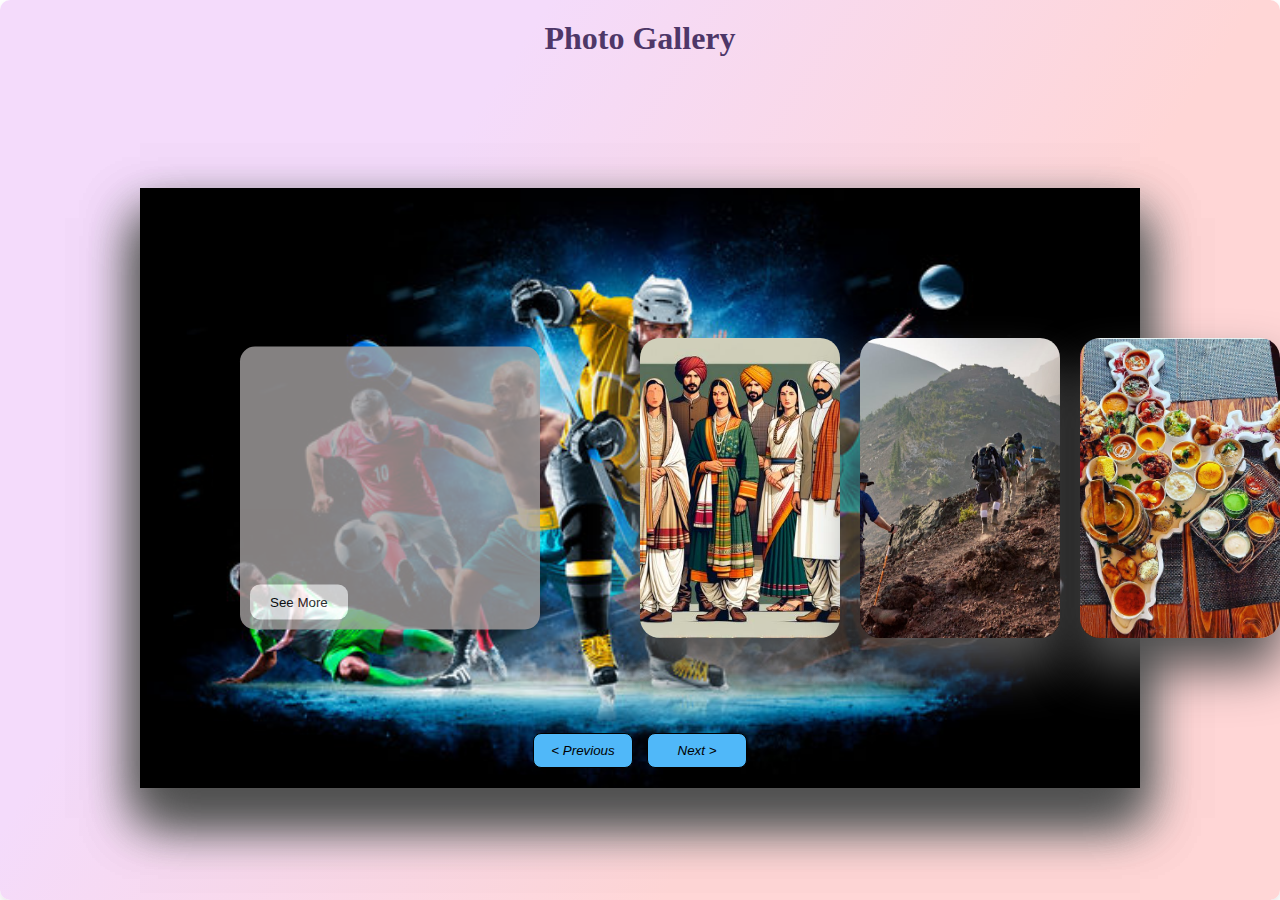
<file: index.html>
<!DOCTYPE html>
<html lang="en">

<head>
    <meta charset="UTF-8">
    <meta name="viewport" content="width=device-width, initial-scale=1.0">
    <title>Photo Gallery</title>
    <link rel="stylesheet" href="frontpage.css">
    <link rel="preconnect" href="https://fonts.googleapis.com">
<link rel="preconnect" href="https://fonts.gstatic.com" crossorigin>
<link href="https://fonts.googleapis.com/css2?family=Baumans&display=swap" rel="stylesheet">
<style>
.baumans-regular {
  font-family: "Baumans", sans-serif;
  font-weight: 400;
  font-style: normal;
}



</style>
</head>

<body>
    <div style="  background-color: #4CAF50;
    color:rgb(78, 55, 104);
    text-align: center;
    padding: 20px;
    height:100vh;
    
    font-weight: bolder;
    font-size: xx-large;
    font-family: baumans-regular;
    box-shadow: 0 4px 8px rgba(0, 0, 0, 0.1);
    border-radius: 10px;
    
    background: linear-gradient(123.5deg, rgb(244, 219, 251) 29.3%, rgb(255, 214, 214) 67.1%);
  ">Photo Gallery</div>
    <div class="container">

        <div class="slide">


            <div class="item" style="background-image: url(image/touristplaces1.jpg);">
                <div class="content">
                    <div class="name">TOURIST PLACES</div>
                    <div class="des">Tourist places offer a glimpse into the culture, history, and natural beauty of a
                        region. From iconic landmarks to hidden gems, these destinations attract visitors from all
                        around the world, seeking adventure, relaxation, and exploration.</div>
                    
                    <a class="seemore"  href="Tourism.html">
                        <button class="btn">See More</button>
                    </a>    
                </div>
            </div>
            <div class="item" style="background-image: url(image/sport1.jpg);">
                <div class="content">
                    <div class="name">SPORTS</div>
                    <div class="des">Sports play a vital role in promoting physical health, teamwork, and camaraderie.
                        From football to basketball, cricket to swimming, sports offer a range of activities that cater
                        to different interests and fitness levels.</div>
                        <a class="seemore" href="Sports.html">
                            <button>See More</button>
                        </a>  
                </div>
            </div>
            <div class="item" style="background-image: url(image/clothes1.jpg);">
                <div class="content">
                    <div class="name">CLOTHES</div>
                    <div class="des">Clothes are items worn on the body, covering and protecting it against
                        environmental factors and serving functional, social, and cultural purposes. From casual wear to
                        formal attire, clothes reflect personal style and cultural identity.</div>
                        <a class="seemore" href="clothes.html">
                            <button>See More</button>
                        </a>  
                </div>
            </div>
            <div class="item" style="background-image: url(image/adventures1.jpg);">
                <div class="content">
                    <div class="name">ADVENTURES</div>
                    <div class="des">An adventure is an exciting experience or undertaking that is typically bold,
                        sometimes risky. Adventures may be activities with danger such as traveling, exploring,
                        skydiving, mountain climbing, scuba diving, river rafting, or other extreme sports.</div>
                        <a class="seemore" href="adventure.html">
                            <button>See More</button>
                        </a>  
                </div>
            </div>
            <div class="item" style="background-image: url(image/food1.jpg);">
                <div class="content">
                    <div class="name">FOOD</div>
                    <div class="des">Indian cuisine consists of a variety of regional and traditional cuisines native to
                        the Indian subcontinent. Given the diversity in soil, climate, culture, ethnic groups, and
                        occupations, these cuisines vary substantially and use locally available spices, herbs,
                        vegetables, and fruits.

                        Indian food is also heavily influenced by religion, in particular Hinduism and Islam, cultural
                        choices and traditions.[</div>
                        <a class="seemore" href="food.html">
                            <button>See More</button>
                        </a>  
                </div>
            </div>
            <div class="item" style="background-image: url(image/dance1.jpg);">
                <div class="content">
                    <div class="name">DANCE</div>
                    <div class="des">Dance in India comprises numerous styles of dances, generally classified as
                        classical or folk.[1] As with other aspects of Indian culture, different forms of dances
                        originated in different parts of India, developed according to the local traditions and also
                        imbibed elements from other parts of the country.</div>
                        <a class="seemore" href="Dance.html">
                            <button>See More</button>
                        </a>  
                </div>
            </div>

        </div>

        <div class="button">
            <button class="prev"><i class="fa-solid fa-arrow-left"><  Previous</i></button>
            <button class="next"><i class="fa-solid fa-arrow-right">Next ></i></button>
        </div>

    </div>
    <script src="frontpage.js"></script>
</body>

</html>
</file>
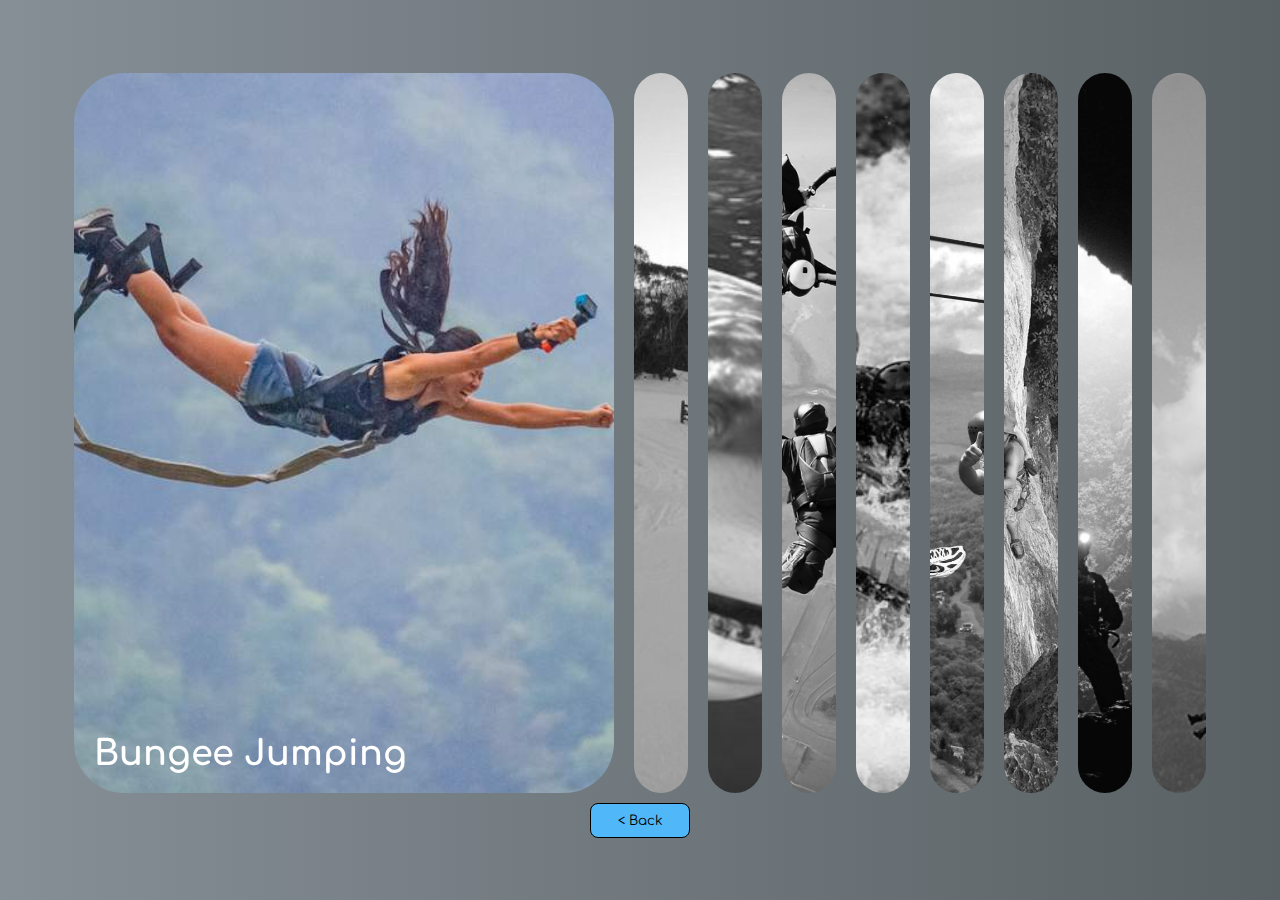
<file: adventure.html>
<!DOCTYPE html>
<html lang="en">
<head>
    <meta charset="UTF-8">
    <meta name="viewport" content="width=device-width, initial-scale=1.0">
    <title>Sports</title>
    <link rel="stylesheet" href="style.css">
</head>
<body>
    <div class="wrapper">
    <div class="container">

        <div class="panel active" style="background-image: url(image/bungee2.jpg);"><h1>Bungee Jumping</h1></div>
        <div class="panel" style="background-image: url(image/skiing2.jpg);"><h1>Skiing</h1></div>
        <div class="panel" style="background-image: url(image/swimming.jpg);"><h1>Swimming with Sharks</h1></div>
        <div class="panel" style="background-image: url(image/skydiving.jpg);"><h1>Skydiving</h1></div>
        <div class="panel" style="background-image: url(image/rafting.jpg);"><h1>Rafting</h1></div>
        <div class="panel" style="background-image: url(image/ziplining.jpg);"><h1>Ziplining</h1></div>
        <div class="panel" style="background-image: url(image/rock.jpg);"><h1>Rock Climbing</h1></div>
        <div class="panel" style="background-image: url(image/caving.jpg);"><h1>Caving</h1></div>
        <div class="panel" style="background-image: url(image/paragliding.jpg);"><h1> Paragliding</h1></div>
        
    </div>
    <div class="btnback">
        <a href="index.html">
          <button class="backbtn">< Back</button>
        </a>
      </div>
    </div>
    <script src="script.js"></script>
</body>
</html>
</file>
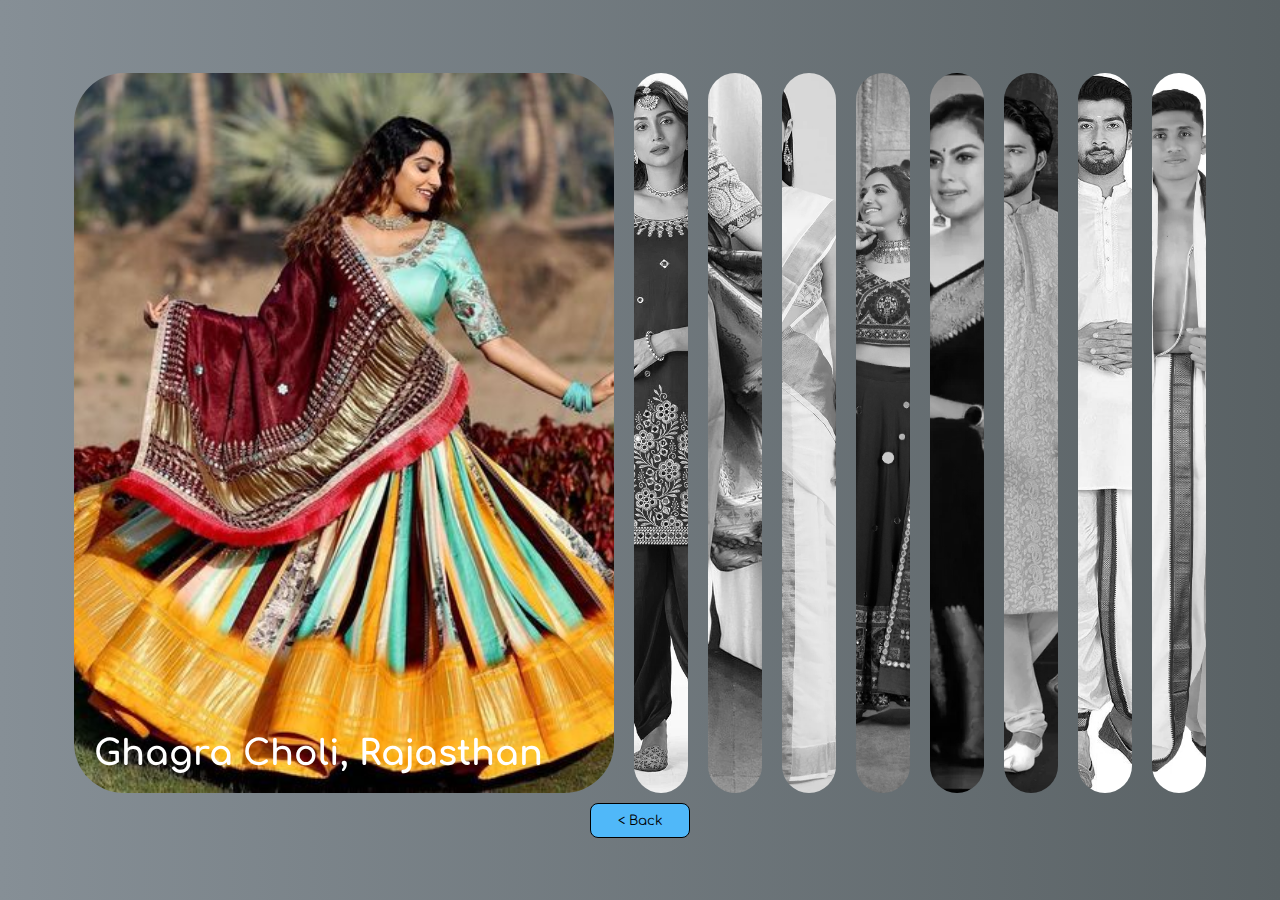
<file: clothes.html>
<!DOCTYPE html>
<html lang="en">
<head>
    <meta charset="UTF-8">
    <meta name="viewport" content="width=device-width, initial-scale=1.0">
    <title>Sports</title>
    <link rel="stylesheet" href="style.css">
</head>
<body>
  <div class="wrapper">
      <div class="container">
      <div class="panel active" style="background-image: url(image/DESIGNER-GHAGRA-CHOLI.jpg);"><h1>Ghagra Choli, Rajasthan</h1></div>
      <div class="panel" style="background-image: url(image/Salwar.jpg);"><h1>Salwar Kameez, Punjab</h1></div>
      <div class="panel" style="background-image: url(image/nauvari.jpg);"><h1>Nauvari Sari</h1></div>
      <div class="panel" style="background-image: url(image/mundu.jpg);"><h1>Mundu And Sari, Kerela</h1></div>
      <div class="panel" style="background-image: url(image/chaniya.jpg);"><h1>Chaniya Choli, Gujarat</h1></div>
      <div class="panel" style="background-image: url(image/mysore.jpg);"><h1>Mysore Silk Sari, Karnataka</h1></div>
      <div class="panel" style="background-image: url(image/chikan.jpg);"><h1>Lucknowi Chikan Suit, Uttarpradesh</h1></div>
      <div class="panel" style="background-image: url(image/dhoti.jpg);"><h1>Dhoti Kurta and Sari, Bihar</h1></div>
      <div class="panel" style="background-image: url(image/veshti.jpg);"><h1> Pancha and Veshti, Telengana</h1></div>
      </div>
    <div class="btnback">
      <a href="index.html">
        <button class="backbtn">< Back</button>
      </a>
    </div>
    </div>
    <script src="script.js"></script>
</body>
</html>
</file>
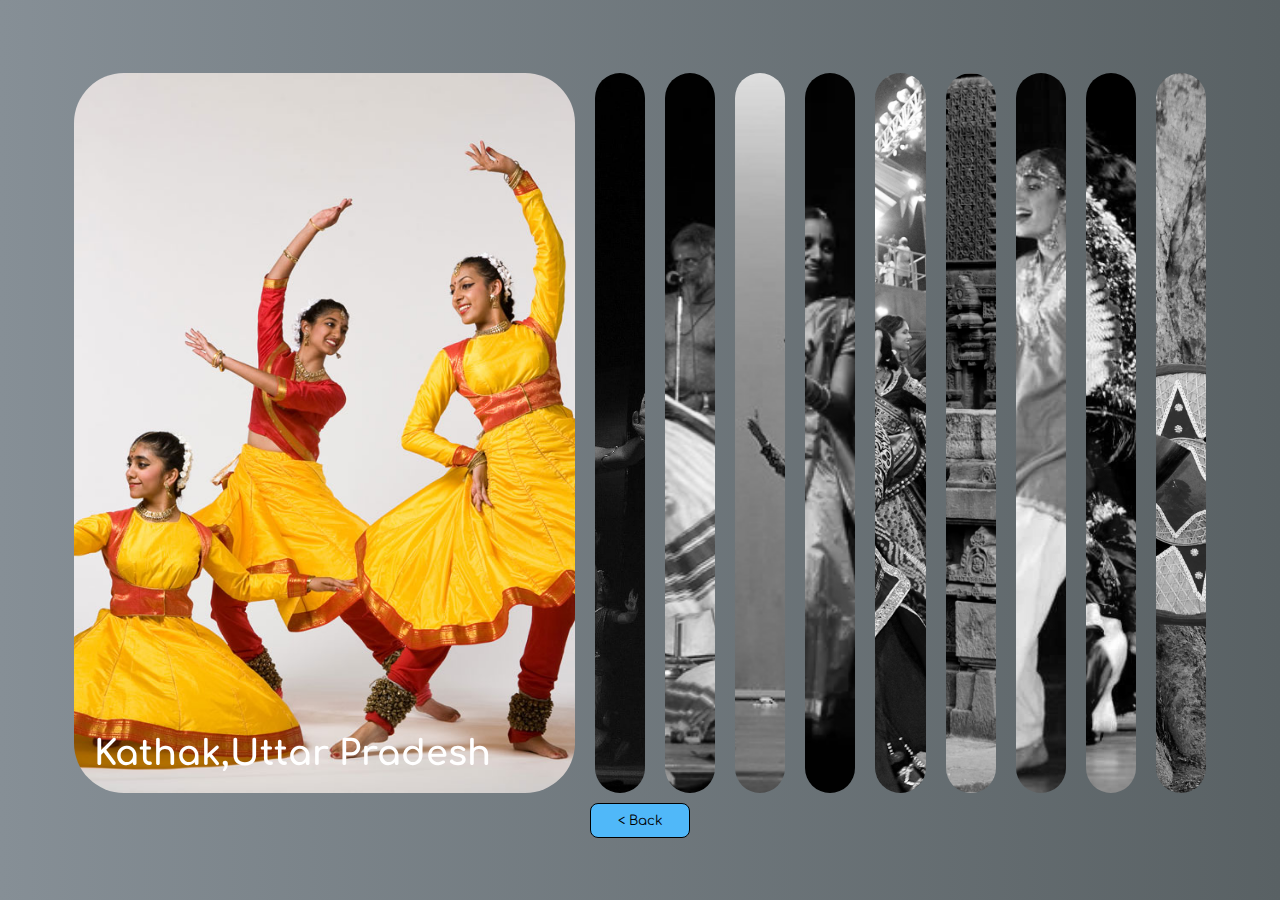
<file: Dance.html>
<!DOCTYPE html>
<html lang="en">
<head>
    <meta charset="UTF-8">
    <meta name="viewport" content="width=device-width, initial-scale=1.0">
    <title>Tourism</title>
    <link rel="stylesheet" href="style.css">
</head>
<body>
    <div class="wrapper">
    <div class="container">
        <div class="panel active" style="background-image: url(image/kathak2.jpg);"><h1>Kathak,Uttar Pradesh</h1></div>
        <div class="panel" style="background-image: url(image/bharatnatyam2.jpg);"><h1>Bharatnatyam,Tamil Nadu </h1></div>
        <div class="panel" style="background-image: url(image/Kathakali3.jpg);"><h1>Kathakali,Kerela</h1></div>
        <div class="panel" style="background-image: url(image/bhangra.jpg);"><h1>Bhangra,Punjab</h1></div>
        <div class="panel" style="background-image: url(image/Lavani2.jpg);"><h1>Lavani, Maharashtra</h1></div>
        <div class="panel" style="background-image: url(image/Garba.jpg);"><h1>Garba,Gujarat</h1></div>
        <div class="panel" style="background-image: url(image/odissi2.jpg);"><h1>Odissi,Odisha </h1></div>
        <div class="panel" style="background-image: url(image/Rouf.jpg);"><h1>Rouf,Kashmir</h1></div>
        <div class="panel" style="background-image: url(image/Chhau.jpg);"><h1>Chhau, Odisha</h1></div>
        <div class="panel" style="background-image: url(image/bihu.jpg);"><h1>Bihu, Assam</h1></div>
        
    </div>
    <div class="btnback">
        <a href="index.html">
          <button class="backbtn">< Back</button>
        </a>
      </div>
    </div>
    <script src="script.js"></script>
</body>
</html>
</file>
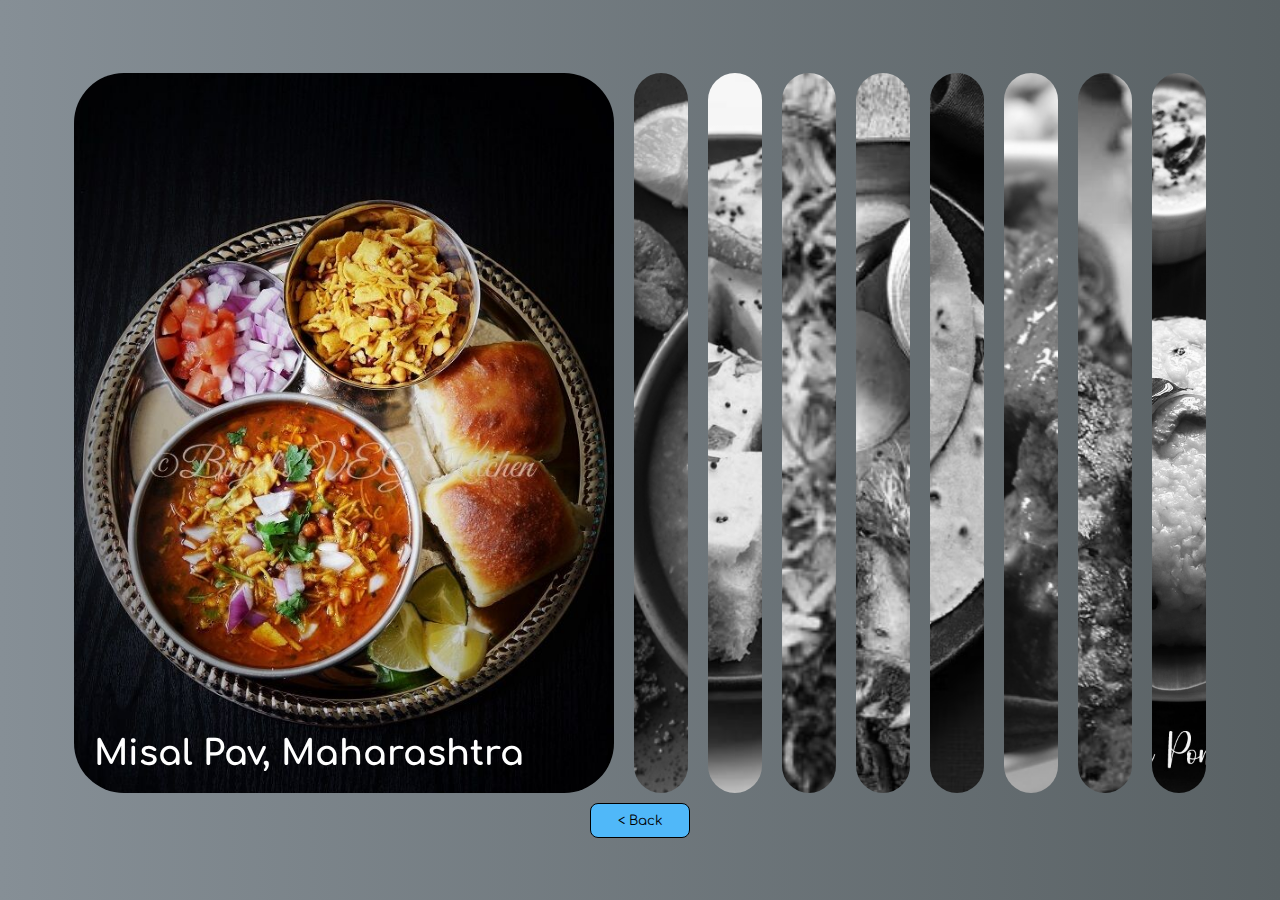
<file: food.html>
<!DOCTYPE html>
<html lang="en">

<head>
    <meta charset="UTF-8">
    <meta name="viewport" content="width=device-width, initial-scale=1.0">
    <title>Maharashtra</title>
    <link rel="stylesheet" href="style.css">
</head>

<body>
    <div class="wrapper">
    <div class="container">
        <div class="panel active" style="background-image: url(image/misal.jpg);">
            <h1>Misal Pav, Maharashtra</h1>
        </div>
        <div class="panel" style="background-image: url(image/dal-bati-churma.jpg);">
            <h1>Dal Batti , Rajasthan</h1>
        </div>
        <div class="panel" style="background-image: url(image/dhokla.jpg);">
            <h1>Dhokla , Gujrat</h1>
        </div>
        <div class="panel" style="background-image: url(image/biryani.jpg);">
            <h1>Hyderabadi Biryani,Hyderabad</h1>
        </div>
        <div class="panel" style="background-image: url(image/littichoka.jpg);">
            <h1>Litti Chokha , Bihar</h1>
        </div>
        <div class="panel" style="background-image: url(image/makki\ di\ roti.jpg);">
            <h1>Makki Di Roti & Sarso Da Saag, Punjab</h1>
        </div>
        <div class="panel" style="background-image: url(image/roganjosh.jpg);">
            <h1>Rogan Josh,Kashmir</h1>
        </div>
        <div class="panel" style="background-image: url(image/tundekebab.jpg);">
            <h1>Tunde Kebab, Uttarpradesh</h1>
        </div>
        <div class="panel" style="background-image: url(image/pongal.jpg);">
            <h1>Pongal, Karnataka</h1>
        </div>

    </div>
    <div class="btnback">
        <a href="index.html">
          <button class="backbtn">< Back</button>
        </a>
      </div>
       </div>
    

    <script src="script2.js">


    </script>
</body>

</html>
</file>
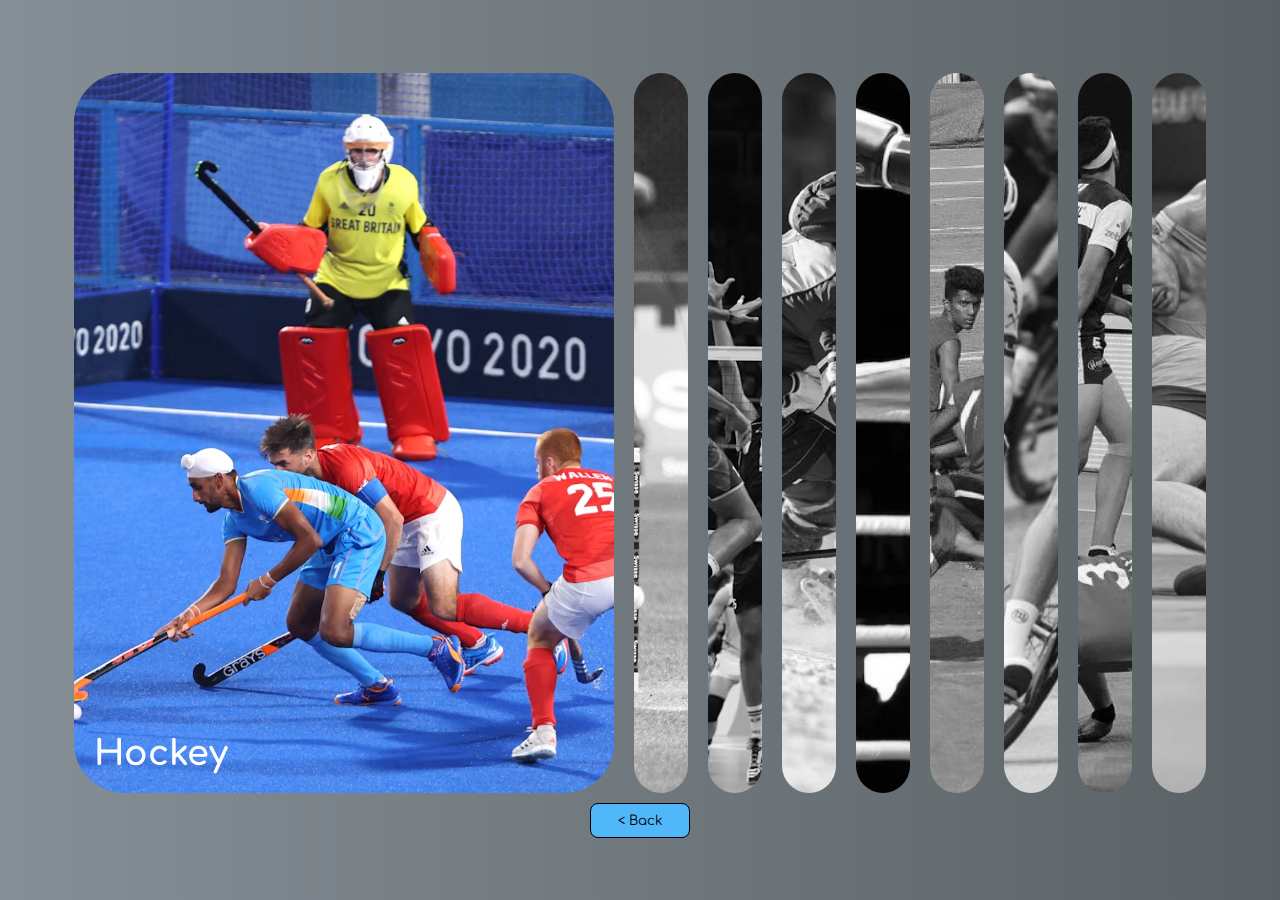
<file: Sports.html>
<!DOCTYPE html>
<html lang="en">
<head>
    <meta charset="UTF-8">
    <meta name="viewport" content="width=device-width, initial-scale=1.0">
    <title>Sports</title>
    <link rel="stylesheet" href="style.css">
</head>
<body>
    <div class="wrapper">
    <div class="container">

        <div class="panel active" style="background-image: url(image/hockey.jpg);"><h1>Hockey</h1></div>
        <div class="panel" style="background-image: url(image/cricket.jpg);"><h1>Cricket</h1></div>
        <div class="panel" style="background-image: url(image/vollyball.jpg);"><h1>Vollyball</h1></div>
        <div class="panel" style="background-image: url(image/skiing.jpg);"><h1>Skiing</h1></div>
        <div class="panel" style="background-image: url(image/boxing2.webp);"><h1>Boxing</h1></div>
        <div class="panel" style="background-image: url(image/kho.jpg);"><h1>Kho-Kho</h1></div>
        <div class="panel" style="background-image: url(image/cycling2.jpg);"><h1>Cycling</h1></div>
        <div class="panel" style="background-image: url(image/kabbadi.jpg);"><h1>Kabbadi</h1></div>
        <div class="panel" style="background-image: url(image/wrestling2.jpg);"><h1>Wrestling</h1></div>
        
    </div>
    <div class="btnback">
        <a href="index.html">
          <button class="backbtn">< Back</button>
        </a>
      </div>
    </div>
    <script src="script.js"></script>
</body>
</html>
</file>
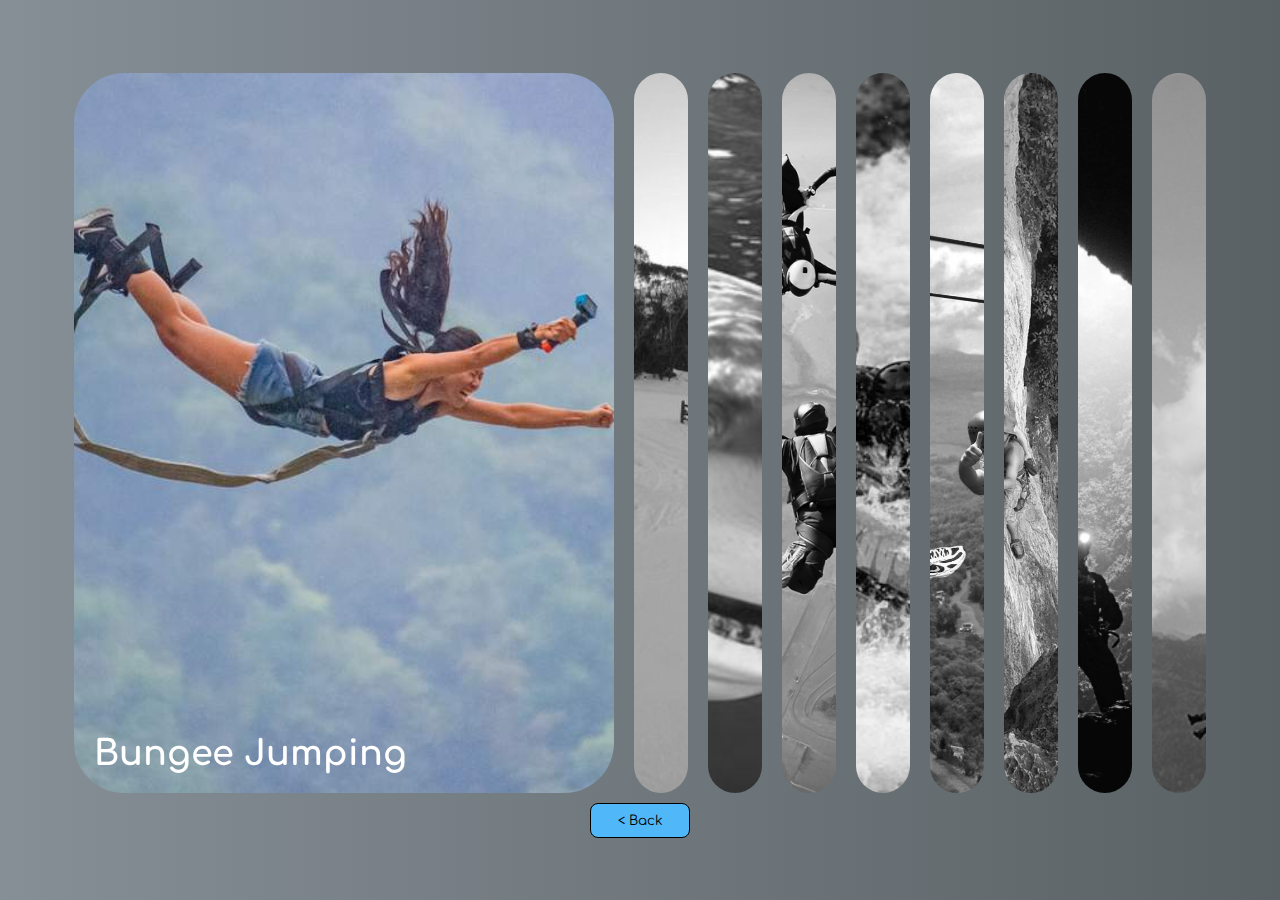
<file: Photo Gallery/adventure.html>
<!DOCTYPE html>
<html lang="en">
<head>
    <meta charset="UTF-8">
    <meta name="viewport" content="width=device-width, initial-scale=1.0">
    <title>Sports</title>
    <link rel="stylesheet" href="style.css">
</head>
<body>
    <div class="wrapper">
    <div class="container">

        <div class="panel active" style="background-image: url(image/bungee2.jpg);"><h1>Bungee Jumping</h1></div>
        <div class="panel" style="background-image: url(image/skiing2.jpg);"><h1>Skiing</h1></div>
        <div class="panel" style="background-image: url(image/swimming.jpg);"><h1>Swimming with Sharks</h1></div>
        <div class="panel" style="background-image: url(image/skydiving.jpg);"><h1>Skydiving</h1></div>
        <div class="panel" style="background-image: url(image/rafting.jpg);"><h1>Rafting</h1></div>
        <div class="panel" style="background-image: url(image/ziplining.jpg);"><h1>Ziplining</h1></div>
        <div class="panel" style="background-image: url(image/rock.jpg);"><h1>Rock Climbing</h1></div>
        <div class="panel" style="background-image: url(image/caving.jpg);"><h1>Caving</h1></div>
        <div class="panel" style="background-image: url(image/paragliding.jpg);"><h1> Paragliding</h1></div>
        
    </div>
    <div class="btnback">
        <a href="frontpage.html">
          <button class="backbtn">< Back</button>
        </a>
      </div>
    </div>
    <script src="script.js"></script>
</body>
</html>
</file>
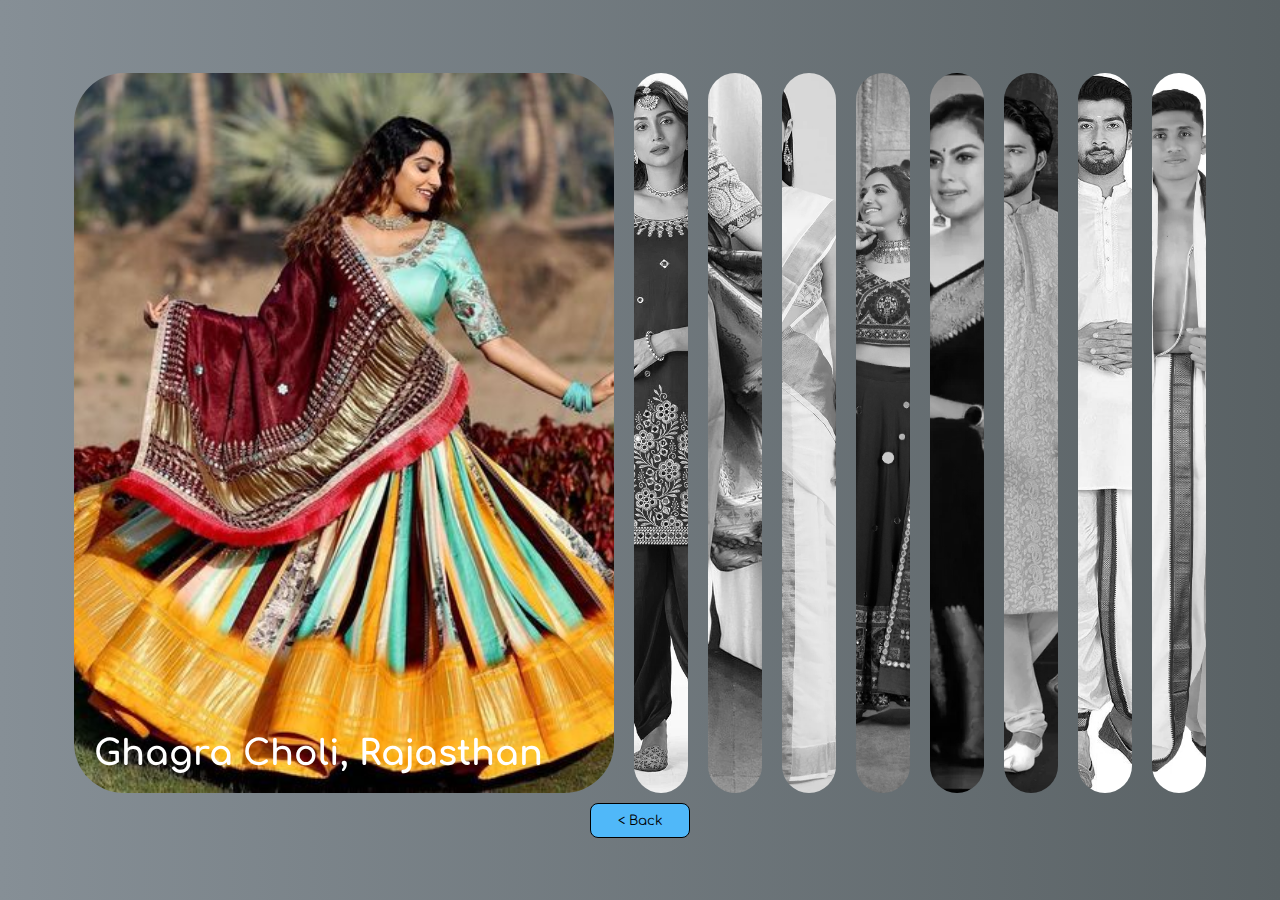
<file: Photo Gallery/clothes.html>
<!DOCTYPE html>
<html lang="en">
<head>
    <meta charset="UTF-8">
    <meta name="viewport" content="width=device-width, initial-scale=1.0">
    <title>Sports</title>
    <link rel="stylesheet" href="style.css">
</head>
<body>
  <div class="wrapper">
      <div class="container">
      <div class="panel active" style="background-image: url(image/DESIGNER-GHAGRA-CHOLI.jpg);"><h1>Ghagra Choli, Rajasthan</h1></div>
      <div class="panel" style="background-image: url(image/Salwar.jpg);"><h1>Salwar Kameez, Punjab</h1></div>
      <div class="panel" style="background-image: url(image/nauvari.jpg);"><h1>Nauvari Sari</h1></div>
      <div class="panel" style="background-image: url(image/mundu.jpg);"><h1>Mundu And Sari, Kerela</h1></div>
      <div class="panel" style="background-image: url(image/chaniya.jpg);"><h1>Chaniya Choli, Gujarat</h1></div>
      <div class="panel" style="background-image: url(image/mysore.jpg);"><h1>Mysore Silk Sari, Karnataka</h1></div>
      <div class="panel" style="background-image: url(image/chikan.jpg);"><h1>Lucknowi Chikan Suit, Uttarpradesh</h1></div>
      <div class="panel" style="background-image: url(image/dhoti.jpg);"><h1>Dhoti Kurta and Sari, Bihar</h1></div>
      <div class="panel" style="background-image: url(image/veshti.jpg);"><h1> Pancha and Veshti, Telengana</h1></div>
      </div>
    <div class="btnback">
      <a href="frontpage.html">
        <button class="backbtn">< Back</button>
      </a>
    </div>
    </div>
    <script src="script.js"></script>
</body>
</html>
</file>
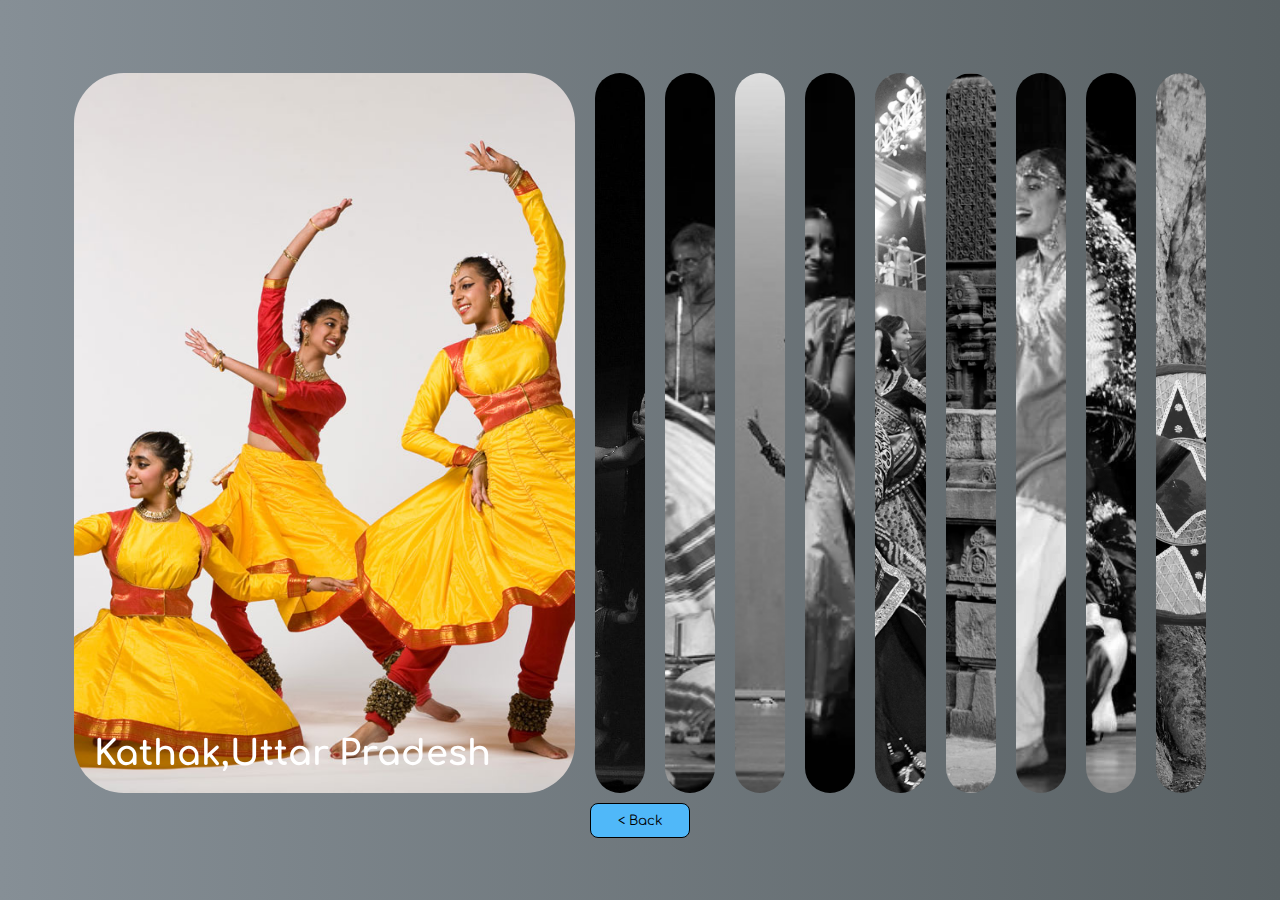
<file: Photo Gallery/Dance.html>
<!DOCTYPE html>
<html lang="en">
<head>
    <meta charset="UTF-8">
    <meta name="viewport" content="width=device-width, initial-scale=1.0">
    <title>Tourism</title>
    <link rel="stylesheet" href="style.css">
</head>
<body>
    <div class="wrapper">
    <div class="container">
        <div class="panel active" style="background-image: url(image/kathak2.jpg);"><h1>Kathak,Uttar Pradesh</h1></div>
        <div class="panel" style="background-image: url(image/bharatnatyam2.jpg);"><h1>Bharatnatyam,Tamil Nadu </h1></div>
        <div class="panel" style="background-image: url(image/Kathakali3.jpg);"><h1>Kathakali,Kerela</h1></div>
        <div class="panel" style="background-image: url(image/bhangra.jpg);"><h1>Bhangra,Punjab</h1></div>
        <div class="panel" style="background-image: url(image/Lavani2.jpg);"><h1>Lavani, Maharashtra</h1></div>
        <div class="panel" style="background-image: url(image/Garba.jpg);"><h1>Garba,Gujarat</h1></div>
        <div class="panel" style="background-image: url(image/odissi2.jpg);"><h1>Odissi,Odisha </h1></div>
        <div class="panel" style="background-image: url(image/Rouf.jpg);"><h1>Rouf,Kashmir</h1></div>
        <div class="panel" style="background-image: url(image/Chhau.jpg);"><h1>Chhau, Odisha</h1></div>
        <div class="panel" style="background-image: url(image/bihu.jpg);"><h1>Bihu, Assam</h1></div>
        
    </div>
    <div class="btnback">
        <a href="frontpage.html">
          <button class="backbtn">< Back</button>
        </a>
      </div>
    </div>
    <script src="script.js"></script>
</body>
</html>
</file>
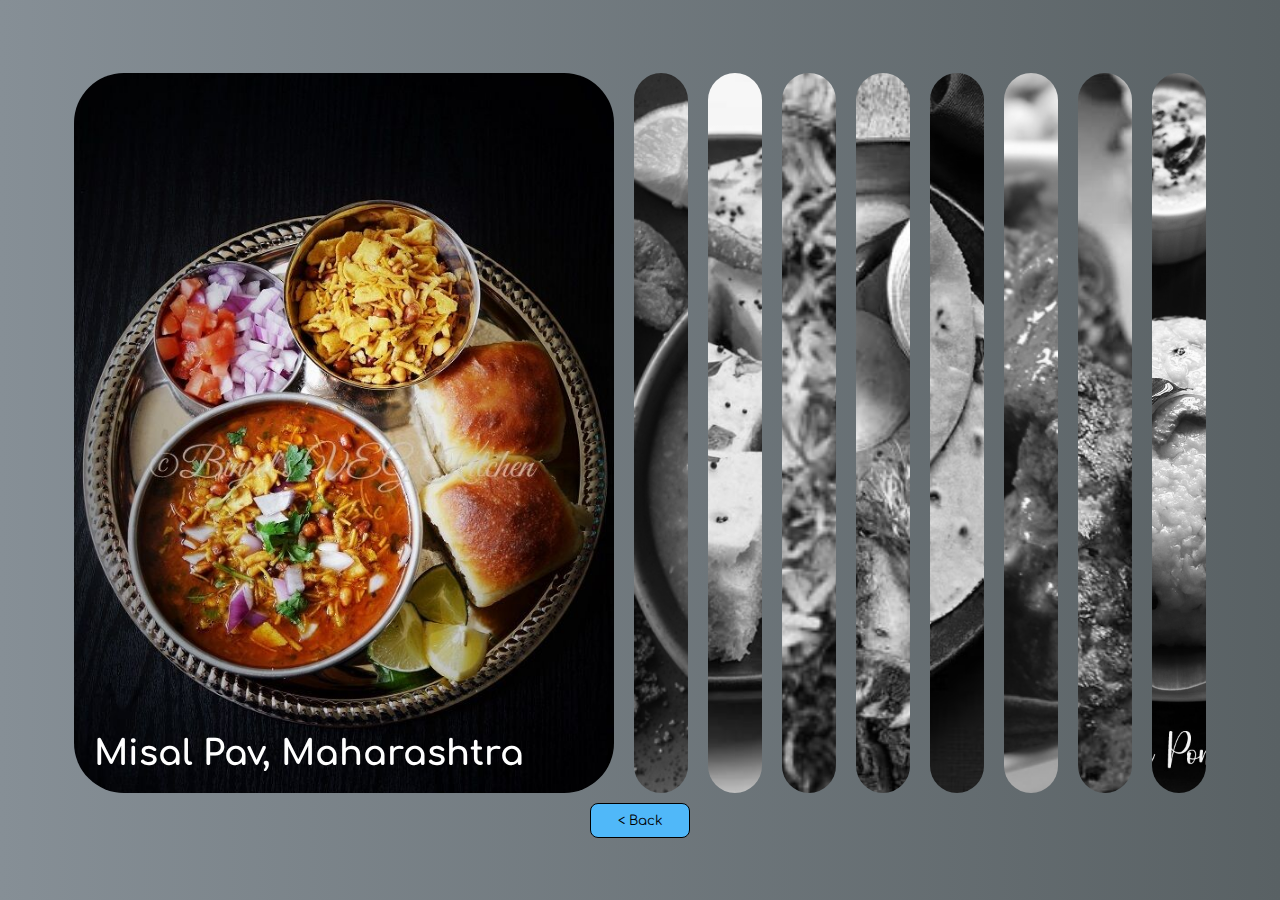
<file: Photo Gallery/food.html>
<!DOCTYPE html>
<html lang="en">

<head>
    <meta charset="UTF-8">
    <meta name="viewport" content="width=device-width, initial-scale=1.0">
    <title>Maharashtra</title>
    <link rel="stylesheet" href="style.css">
</head>

<body>
    <div class="wrapper">
    <div class="container">
        <div class="panel active" style="background-image: url(image/misal.jpg);">
            <h1>Misal Pav, Maharashtra</h1>
        </div>
        <div class="panel" style="background-image: url(image/dal-bati-churma.jpg);">
            <h1>Dal Batti , Rajasthan</h1>
        </div>
        <div class="panel" style="background-image: url(image/dhokla.jpg);">
            <h1>Dhokla , Gujrat</h1>
        </div>
        <div class="panel" style="background-image: url(image/biryani.jpg);">
            <h1>Hyderabadi Biryani,Hyderabad</h1>
        </div>
        <div class="panel" style="background-image: url(image/littichoka.jpg);">
            <h1>Litti Chokha , Bihar</h1>
        </div>
        <div class="panel" style="background-image: url(image/makki\ di\ roti.jpg);">
            <h1>Makki Di Roti & Sarso Da Saag, Punjab</h1>
        </div>
        <div class="panel" style="background-image: url(image/roganjosh.jpg);">
            <h1>Rogan Josh,Kashmir</h1>
        </div>
        <div class="panel" style="background-image: url(image/tundekebab.jpg);">
            <h1>Tunde Kebab, Uttarpradesh</h1>
        </div>
        <div class="panel" style="background-image: url(image/pongal.jpg);">
            <h1>Pongal, Karnataka</h1>
        </div>

    </div>
    <div class="btnback">
        <a href="frontpage.html">
          <button class="backbtn">< Back</button>
        </a>
      </div>
       </div>
    

    <script src="script2.js">


    </script>
</body>

</html>
</file>
<file: frontpage.css>
* {
    margin: 0;
    padding: 0;
    box-sizing: border-box;
    
}

body {
    /* background: radial-gradient(circle at 7.5% 24%, rgb(237, 161, 193) 0%, rgb(250, 178, 172) 25.5%, rgb(190, 228, 210) 62.3%, rgb(215, 248, 247) 93.8%); */
    background-color: white;
    overflow-y: hidden;
    overflow-x: hidden;
    display: flex;
    flex-direction: column;
    
}

.container {
    position: absolute;
    top: 50%;
    left: 50%;
    margin-top: 3%;
    transform: translate(-50%, -50%);
    width: 1000px;
    height: 600px;
    background:#f5f5f5;
    box-shadow: 0 30px 50px #dbdbdb;
}

.container .slide .item {
    width: 200px;
    height: 300px;
    position: absolute;
    top: 50%;
    transform: translate(0, -50%);
    border-radius: 20px;
    box-shadow: 0 30px 50px #505050;
    background-position: 50% 50%;
    background-size: cover;
    display: inline-block;
    transition: 0.5s;

}

.slide .item:nth-child(1),
.slide .item:nth-child(2) {
    top: 0;
    left: 0;
    transform: translate(0, 0);
    border-radius: 0;
    width: 100%;
    height: 100%;
}


.slide .item:nth-child(3) {
    left: 50%;
}

.slide .item:nth-child(4) {
    left: calc(50% + 220px);
}

.slide .item:nth-child(5) {
    left: calc(50% + 440px);
}

/* here n = 0, 1, 2, 3,... */
.slide .item:nth-child(n + 6) {
    left: calc(50% + 660px);
    opacity: 0;
}



.item .content {
    position: absolute;
    top: 50%;
    left: 100px;
    width: 300px;
    text-align: left;
    color: rgb(18, 13, 18);
    transform: translate(0, -50%);
    background-color: #a5a1a1;
    font-weight: bolder;
    opacity: 80%;
    border-radius: 15px;
    padding: 10px;
    
    font-family: system-ui;
    display: none;
}


.slide .item:nth-child(2) .content {
    display: block;
}


.content .name {
    font-size: 40px;
    text-transform: uppercase;
    font-weight: bold;
    opacity: 0;
    animation: animate 1s ease-in-out 1 forwards;
}

.content .des {
    margin-top: 10px;
    margin-bottom: 20px;
    opacity: 0;
    animation: animate 1s ease-in-out 0.3s 1 forwards;
}

.content button {
    padding: 10px 20px;
    border: none;
    cursor: pointer;
    opacity: 0;
    background:white;
    border-radius: 10px;
    opacity: 1;
    animation: animate 1s ease-in-out 0.6s 1 forwards;
}
.content button:hover{
    background-color: rgb(51, 167, 239);
}


@keyframes animate {
    from {
        opacity: 0;
        transform: translate(0, 100px);
        filter: blur(33px);
    }

    to {
        opacity: 1;
        transform: translate(0);
        filter: blur(0);
    }
}



.button {
    width: 100%;
    text-align: center;
    position: absolute;
    bottom: 20px;
    border-radius: 10px;
}

.button button {
    width: 100px;
    height: 35px;
    border-radius: 8px;
    border: none;
    cursor: pointer;
    margin: 0 5px;
    border: 1px solid #000;
    transition: 0.3s;
    background-color: #50b8f9;
}

.button button:hover {
    background: #abd9f6;
    color: #000000;
}
.btnback{
    position: relative;
    bottom: 100px;
}
</file>
<file: style.css>
@import url('https://fonts.googleapis.com/css2?family=Comfortaa:wght@300..700&display=swap');
*{
    padding: 0;
    margin: 0;
    box-sizing: border-box;
    font-family: 'Comfortaa',cursive;
}
body{
    display: flex;
    align-items: center;
    justify-content:center;
    height: 100vh;
    overflow: hidden;
}
.container{
    display: flex;
    width: 90vw;
}
.panel{
    background-size: cover;
    background-position: center;
    background-repeat: no-repeat;
    height: 80vh;
    border-radius: 50px;
    color: #fff;
    cursor: pointer;
    flex: 0.5;
    margin: 10px;
    position: relative;
    transition: all 700MS ease-in;
    filter: grayscale(1);
    
}
.panel h1{
    font-size: 35px;
    position: absolute;
    bottom: 20px;
    left: 20px;
    margin: 0;
    opacity: 0;
}
.panel.active{
    flex:5;
    filter: grayscale(0);
    scale: 1;
    
}
.panel.active h1{
    opacity: 1;
    transition: opacity 0.3s ease-in 0.4s ;
}
@media(max-width :480px){
    .container{
        width: 100vw;
        transition: opacity 0.3s ease-in o.4s;
    }
    .panel:nth-of-type(4)
    .panel:nth-of-type(5){
     display: none;
    }
    
    

}
    body{
        background: linear-gradient(to right, #868f96 0%, #596164 100%);
      }

      .backbtn{
        width: 100px;
        height: 35px;
        border-radius: 8px;
        border: none;
        cursor: pointer;
        margin: 0 5px;
        border: 1px solid #000;
        transition: 0.3s;
        background-color: #50b8f9;

      }
      .backbtn:hover{
        background: #abd9f6;
        color: #000000;
      }
/* .backbtn{
    height: 100vh;
} */

.wrapper{
    display: flex;
    flex-direction: column;
    justify-content: center;
    align-items: center;
}
</file>
<file: Photo Gallery/style.css>
@import url('https://fonts.googleapis.com/css2?family=Comfortaa:wght@300..700&display=swap');
*{
    padding: 0;
    margin: 0;
    box-sizing: border-box;
    font-family: 'Comfortaa',cursive;
}
body{
    display: flex;
    align-items: center;
    justify-content:center;
    height: 100vh;
    overflow: hidden;
}
.container{
    display: flex;
    width: 90vw;
}
.panel{
    background-size: cover;
    background-position: center;
    background-repeat: no-repeat;
    height: 80vh;
    border-radius: 50px;
    color: #fff;
    cursor: pointer;
    flex: 0.5;
    margin: 10px;
    position: relative;
    transition: all 700MS ease-in;
    filter: grayscale(1);
    
}
.panel h1{
    font-size: 35px;
    position: absolute;
    bottom: 20px;
    left: 20px;
    margin: 0;
    opacity: 0;
}
.panel.active{
    flex:5;
    filter: grayscale(0);
    scale: 1;
    
}
.panel.active h1{
    opacity: 1;
    transition: opacity 0.3s ease-in 0.4s ;
}
@media(max-width :480px){
    .container{
        width: 100vw;
        transition: opacity 0.3s ease-in o.4s;
    }
    .panel:nth-of-type(4)
    .panel:nth-of-type(5){
     display: none;
    }
    
    

}
    body{
        background: linear-gradient(to right, #868f96 0%, #596164 100%);
      }

      .backbtn{
        width: 100px;
        height: 35px;
        border-radius: 8px;
        border: none;
        cursor: pointer;
        margin: 0 5px;
        border: 1px solid #000;
        transition: 0.3s;
        background-color: #50b8f9;

      }
      .backbtn:hover{
        background: #abd9f6;
        color: #000000;
      }
/* .backbtn{
    height: 100vh;
} */

.wrapper{
    display: flex;
    flex-direction: column;
    justify-content: center;
    align-items: center;
}
</file>
